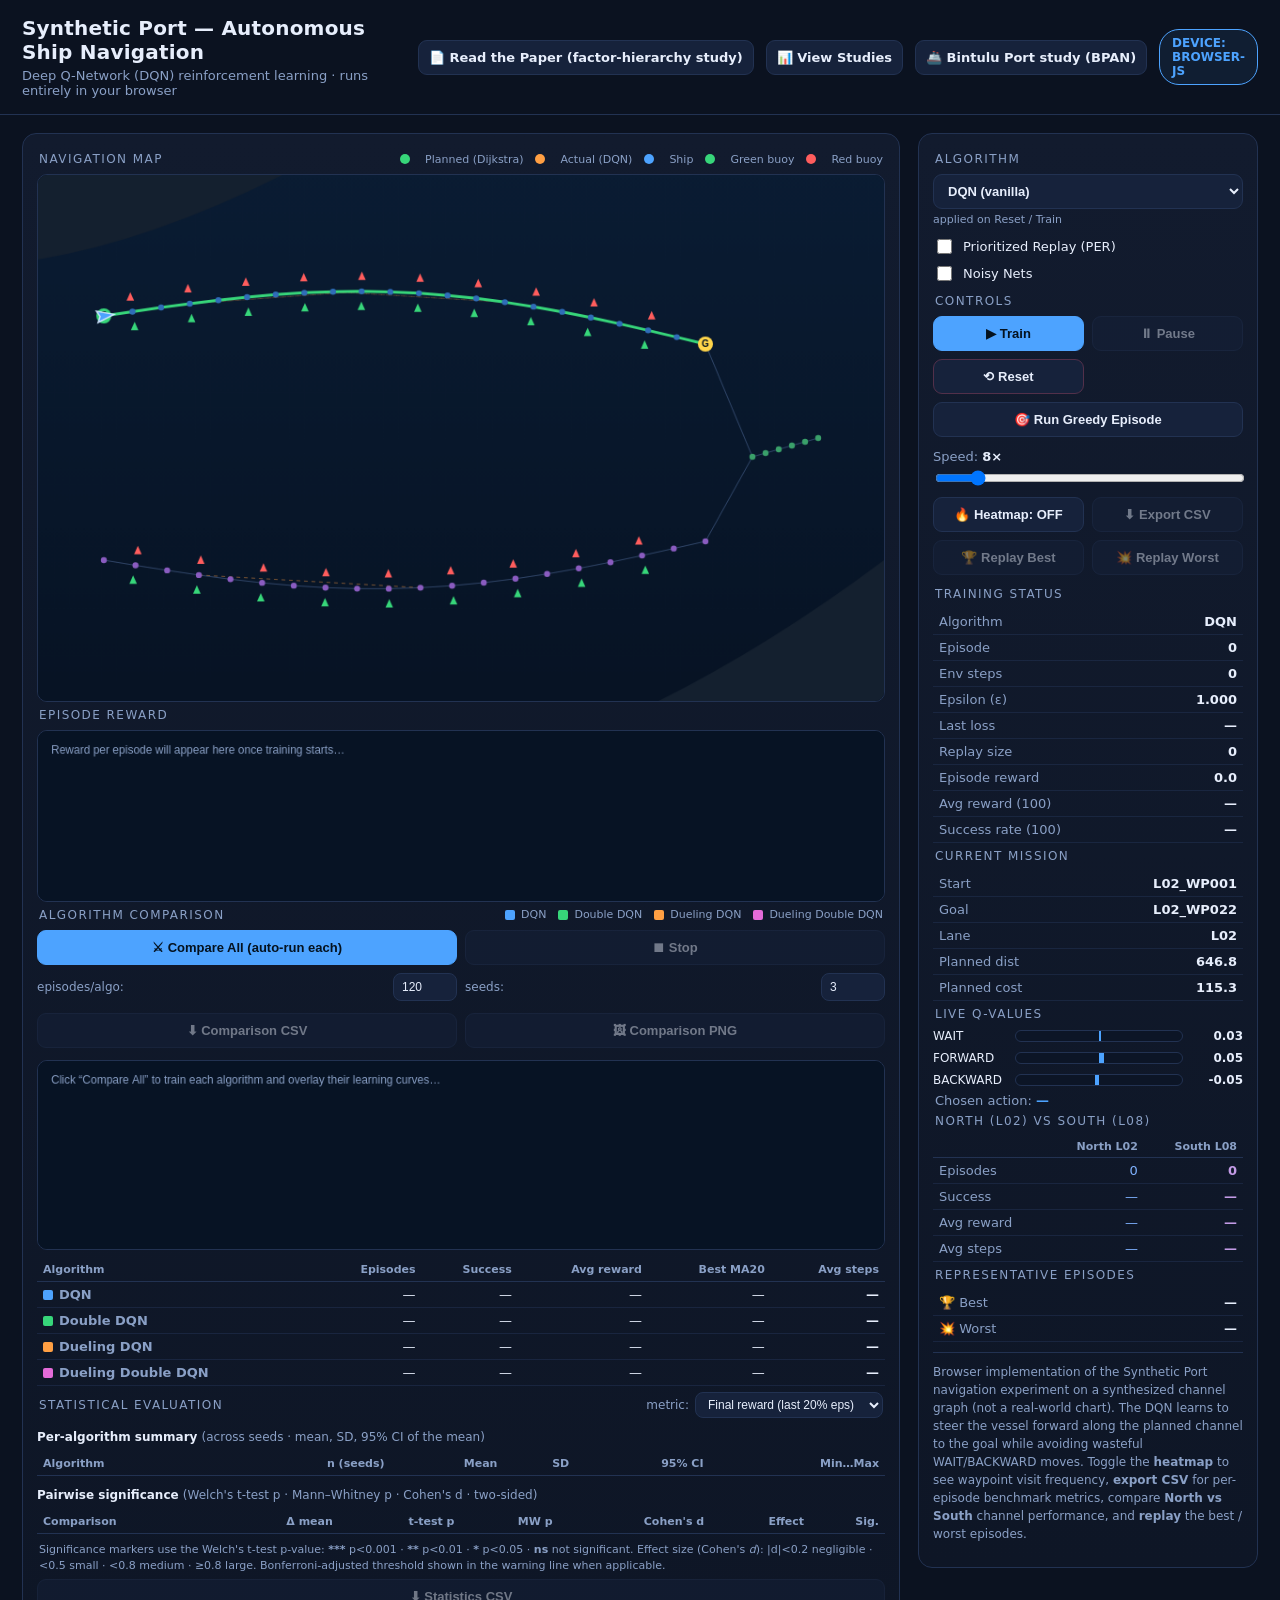
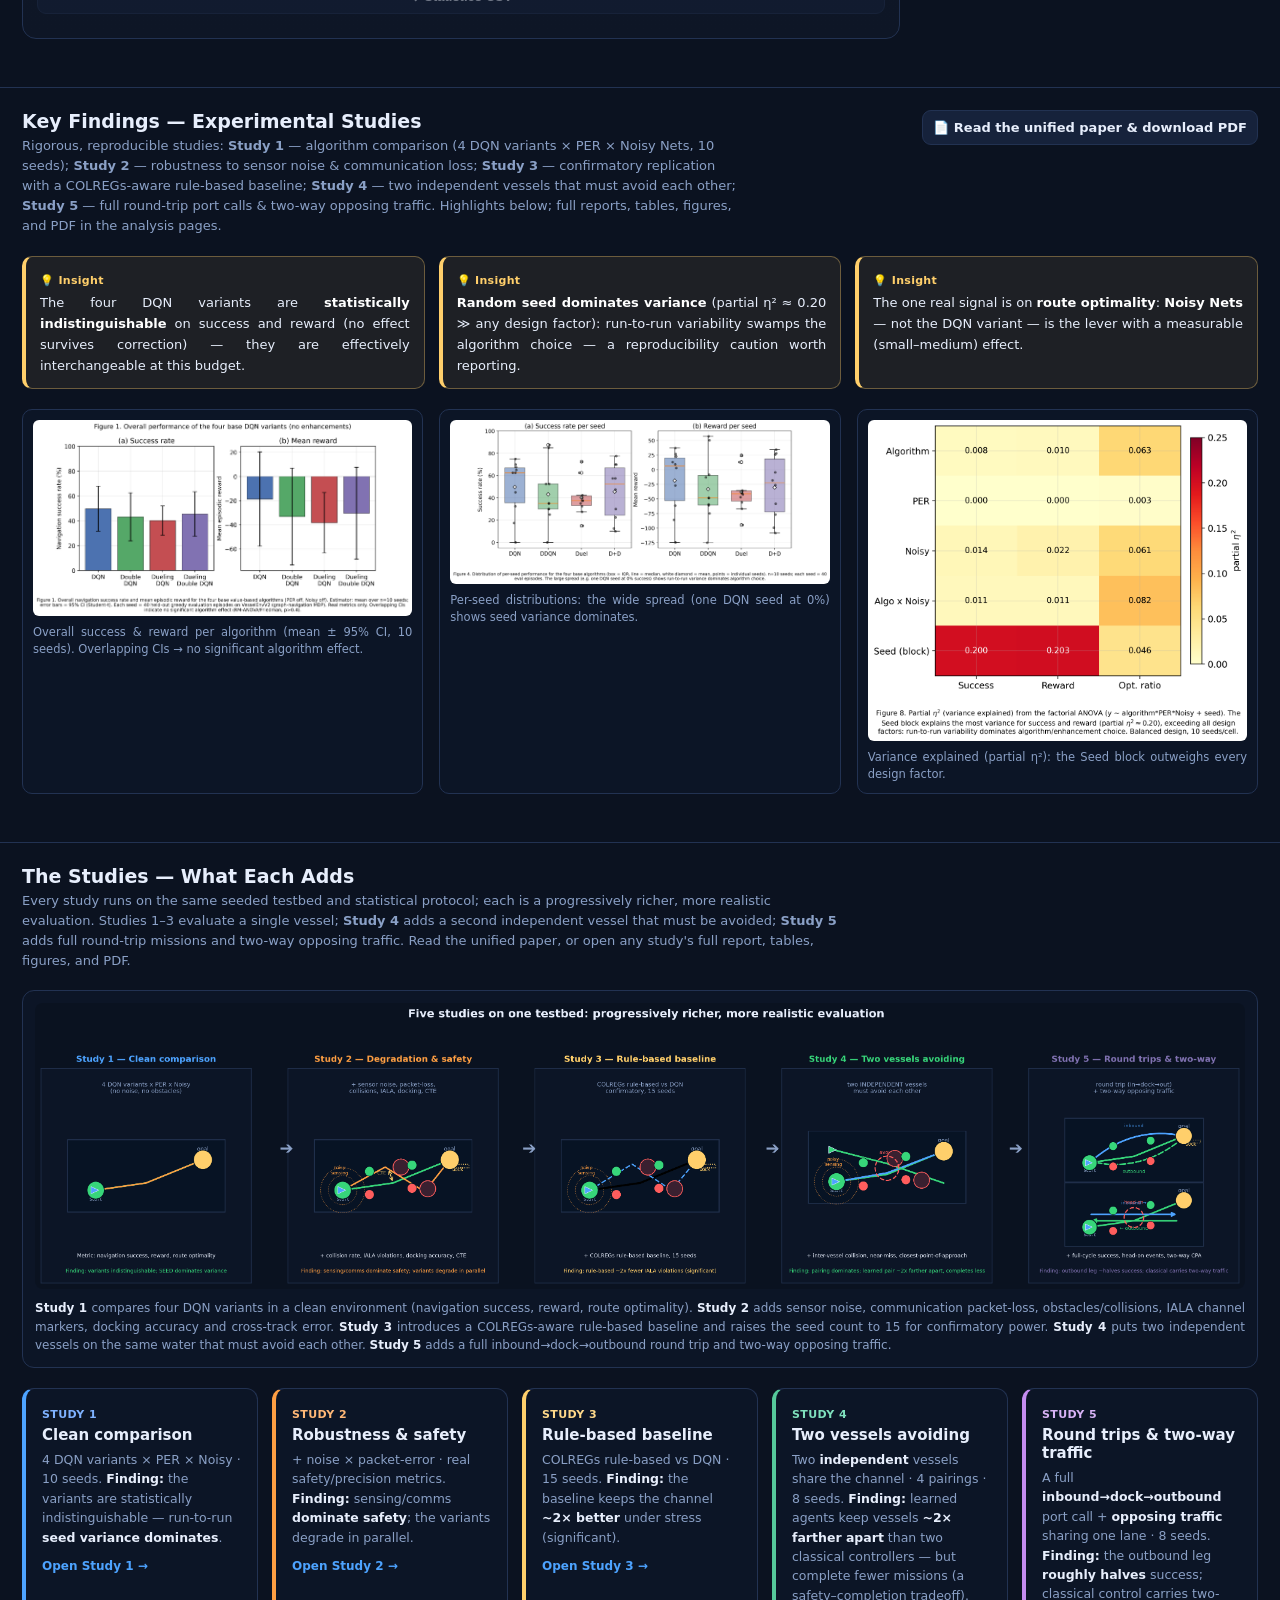
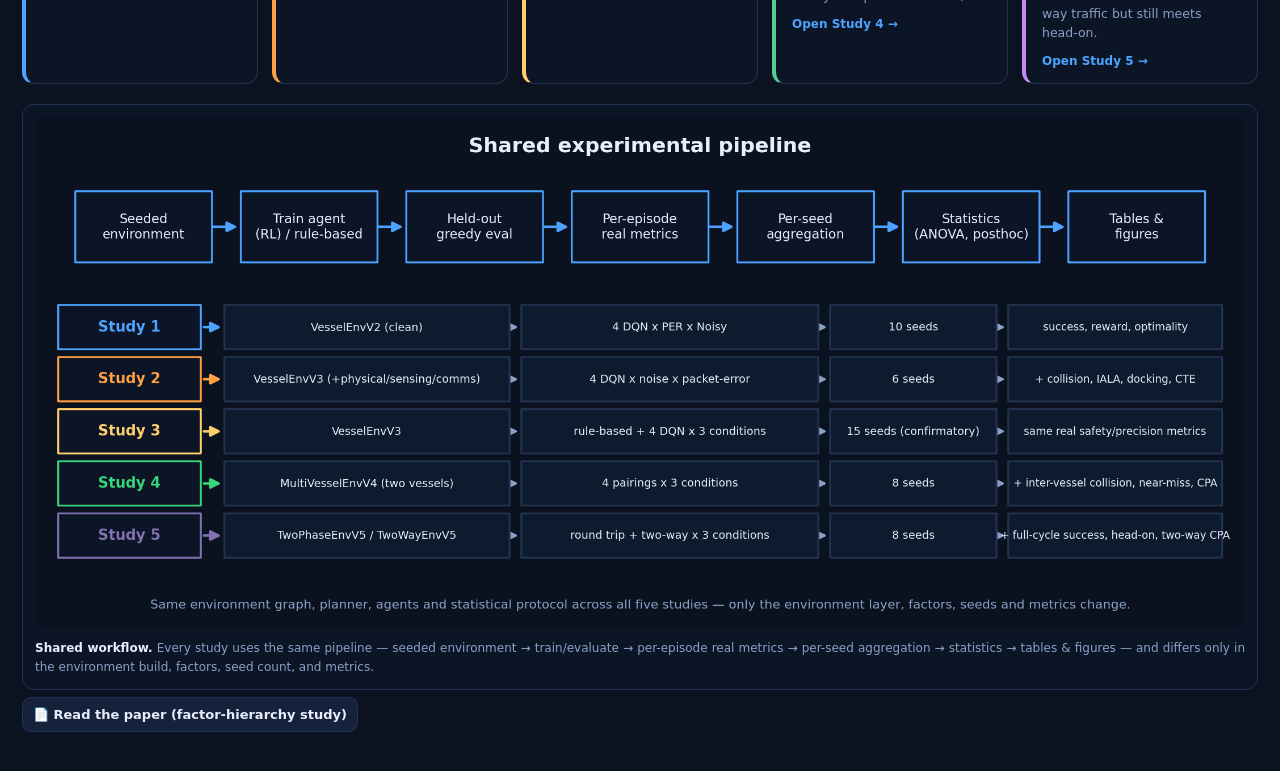
<file: index.html>
<!DOCTYPE html>
<html lang="en">
<head>
<meta charset="UTF-8" />
<meta name="viewport" content="width=device-width, initial-scale=1.0" />
<title>Synthetic Port — DQN Autonomous Ship Navigation (Web Simulation)</title>
<link rel="stylesheet" href="styles.css" />
</head>
<body>
  <header class="topbar">
    <div class="title">
      <h1>Synthetic Port — Autonomous Ship Navigation</h1>
      <p class="subtitle">Deep Q-Network (DQN) reinforcement learning · runs entirely in your browser</p>
    </div>
    <div class="header-actions">
      <a class="btn report-btn" href="manuscript.html">📄 Read the Paper (factor-hierarchy study)</a>
      <a class="btn report-btn" href="results.html">📊 View Studies</a>
      <a class="btn report-btn" href="bintulu.html">🚢 Bintulu Port study (BPAN)</a>
      <div class="badge" id="deviceBadge">DEVICE: BROWSER-JS</div>
    </div>
  </header>

  <main class="layout">
    <!-- LEFT: map + chart -->
    <section class="panel map-panel">
      <div class="panel-head">
        <span>Navigation Map</span>
        <span class="legend">
          <i class="dot planned"></i> Planned (Dijkstra)
          <i class="dot actual"></i> Actual (DQN)
          <i class="dot ship"></i> Ship
          <i class="dot green"></i> Green buoy
          <i class="dot red"></i> Red buoy
        </span>
      </div>
      <canvas id="mapCanvas" width="900" height="560"></canvas>

      <div class="panel-head"><span>Episode Reward</span><span id="chartLabel" class="muted"></span></div>
      <canvas id="chartCanvas" width="900" height="180"></canvas>

      <div class="panel-head">
        <span>Algorithm Comparison</span>
        <span class="legend" id="cmpLegend"></span>
      </div>
      <div class="controls cmp-controls">
        <button id="btnCompareAll" class="btn primary">⚔ Compare All (auto-run each)</button>
        <button id="btnCompareStop" class="btn" disabled>⏹ Stop</button>
        <label class="cmp-eps">episodes/algo:
          <input type="number" id="cmpEpisodes" min="20" max="600" step="20" value="120" />
        </label>
        <label class="cmp-eps">seeds:
          <input type="number" id="cmpSeeds" min="1" max="10" step="1" value="3" />
        </label>
      </div>
      <div class="controls cmp-export">
        <button id="btnExportCmpCsv" class="btn" disabled>⬇ Comparison CSV</button>
        <button id="btnExportCmpPng" class="btn" disabled>🖼 Comparison PNG</button>
      </div>
      <canvas id="compareCanvas" width="900" height="200"></canvas>
      <table class="metrics cmp-table" id="cmpTable">
        <tr>
          <th>Algorithm</th><th>Episodes</th><th>Success</th>
          <th>Avg reward</th><th>Best MA20</th><th>Avg steps</th>
        </tr>
      </table>

      <!-- ===== STATISTICAL EVALUATION ===== -->
      <div class="panel-head">
        <span>Statistical Evaluation</span>
        <span class="legend">
          <label class="stat-metric-row">metric:
            <select id="statMetricSelect">
              <option value="reward">Final reward (last 20% eps)</option>
              <option value="success">Success rate (last 20% eps)</option>
              <option value="avgReward">Avg reward (all eps)</option>
              <option value="bestMA">Best MA20 reward</option>
            </select>
          </label>
        </span>
      </div>
      <p id="statWarning" class="stat-warning" hidden></p>

      <div class="stat-sub">Per-algorithm summary <span class="muted">(across seeds · mean, SD, 95% CI of the mean)</span></div>
      <table class="metrics cmp-table stat-summary" id="statSummaryTable">
        <tr>
          <th>Algorithm</th><th>n (seeds)</th><th>Mean</th>
          <th>SD</th><th>95% CI</th><th>Min…Max</th>
        </tr>
      </table>

      <div class="stat-sub">Pairwise significance <span class="muted">(Welch's t-test p · Mann–Whitney p · Cohen's d · two-sided)</span></div>
      <table class="metrics cmp-table stat-pairwise" id="statPairwiseTable">
        <tr>
          <th>Comparison</th><th>Δ mean</th><th>t-test p</th>
          <th>MW p</th><th>Cohen's d</th><th>Effect</th><th>Sig.</th>
        </tr>
      </table>
      <p class="stat-note muted">
        Significance markers use the Welch's t-test p-value:
        <b>***</b> p&lt;0.001 · <b>**</b> p&lt;0.01 · <b>*</b> p&lt;0.05 · <b>ns</b> not significant.
        Effect size (Cohen's <i>d</i>): |d|&lt;0.2 negligible · &lt;0.5 small · &lt;0.8 medium · ≥0.8 large.
        Bonferroni-adjusted threshold shown in the warning line when applicable.
      </p>
      <div class="controls stat-export">
        <button id="btnExportStatsCsv" class="btn" disabled>⬇ Statistics CSV</button>
      </div>
    </section>

    <!-- RIGHT: controls + metrics -->
    <aside class="panel side-panel">
      <div class="panel-head"><span>Algorithm</span></div>
      <label class="select-row">
        <select id="algoSelect">
          <option value="DQN">DQN (vanilla)</option>
          <option value="DoubleDQN">Double DQN</option>
          <option value="DuelingDQN">Dueling DQN</option>
          <option value="DuelingDoubleDQN">Dueling Double DQN</option>
        </select>
        <span class="select-hint">applied on Reset / Train</span>
      </label>
      <div class="toggles">
        <label class="toggle"><input type="checkbox" id="perToggle" /> <span>Prioritized Replay (PER)</span></label>
        <label class="toggle"><input type="checkbox" id="noisyToggle" /> <span>Noisy Nets</span></label>
      </div>

      <div class="panel-head"><span>Controls</span></div>
      <div class="controls">
        <button id="btnTrain" class="btn primary">▶ Train</button>
        <button id="btnPause" class="btn" disabled>⏸ Pause</button>
        <button id="btnReset" class="btn danger">⟲ Reset</button>
        <button id="btnGreedy" class="btn">🎯 Run Greedy Episode</button>
      </div>

      <label class="slider-row">
        <span>Speed: <b id="speedLabel">8×</b></span>
        <input type="range" id="speedSlider" min="1" max="60" value="8" />
      </label>

      <div class="controls">
        <button id="btnHeatmap" class="btn">🔥 Heatmap: OFF</button>
        <button id="btnExport" class="btn" disabled>⬇ Export CSV</button>
        <button id="btnReplayBest" class="btn" disabled>🏆 Replay Best</button>
        <button id="btnReplayWorst" class="btn" disabled>💥 Replay Worst</button>
      </div>

      <div class="panel-head"><span>Training Status</span></div>
      <table class="metrics">
        <tr><td>Algorithm</td><td id="mAlgo">DQN</td></tr>
        <tr><td>Episode</td><td id="mEpisode">0</td></tr>
        <tr><td>Env steps</td><td id="mSteps">0</td></tr>
        <tr><td>Epsilon (ε)</td><td id="mEps">1.000</td></tr>
        <tr><td>Last loss</td><td id="mLoss">—</td></tr>
        <tr><td>Replay size</td><td id="mBuffer">0</td></tr>
        <tr><td>Episode reward</td><td id="mReward">0.0</td></tr>
        <tr><td>Avg reward (100)</td><td id="mAvg">—</td></tr>
        <tr><td>Success rate (100)</td><td id="mSucc">—</td></tr>
      </table>

      <div class="panel-head"><span>Current Mission</span></div>
      <table class="metrics">
        <tr><td>Start</td><td id="mStart">—</td></tr>
        <tr><td>Goal</td><td id="mGoal">—</td></tr>
        <tr><td>Lane</td><td id="mLane">—</td></tr>
        <tr><td>Planned dist</td><td id="mPlanDist">—</td></tr>
        <tr><td>Planned cost</td><td id="mPlanCost">—</td></tr>
      </table>

      <div class="panel-head"><span>Live Q-values</span></div>
      <div class="qbars" id="qbars">
        <div class="qbar-row"><span>WAIT</span><div class="qbar"><i id="q0"></i></div><b id="q0v">0.0</b></div>
        <div class="qbar-row"><span>FORWARD</span><div class="qbar"><i id="q1"></i></div><b id="q1v">0.0</b></div>
        <div class="qbar-row"><span>BACKWARD</span><div class="qbar"><i id="q2"></i></div><b id="q2v">0.0</b></div>
      </div>
      <p class="chosen">Chosen action: <b id="chosenAction">—</b></p>

      <div class="panel-head"><span>North (L02) vs South (L08)</span></div>
      <table class="metrics cmp">
        <tr><th></th><th>North L02</th><th>South L08</th></tr>
        <tr><td>Episodes</td><td id="cmpNorthN">0</td><td id="cmpSouthN">0</td></tr>
        <tr><td>Success</td><td id="cmpNorthSucc">—</td><td id="cmpSouthSucc">—</td></tr>
        <tr><td>Avg reward</td><td id="cmpNorthReward">—</td><td id="cmpSouthReward">—</td></tr>
        <tr><td>Avg steps</td><td id="cmpNorthSteps">—</td><td id="cmpSouthSteps">—</td></tr>
      </table>

      <div class="panel-head"><span>Representative Episodes</span></div>
      <table class="metrics">
        <tr><td>🏆 Best</td><td id="bestLabel">—</td></tr>
        <tr><td>💥 Worst</td><td id="worstLabel">—</td></tr>
      </table>

      <p class="note">
        Browser implementation of the Synthetic Port navigation experiment on a
        synthesized channel graph (not a real-world chart).
        The DQN learns to steer the vessel forward along the planned channel
        to the goal while avoiding wasteful WAIT/BACKWARD moves. Toggle the
        <b>heatmap</b> to see waypoint visit frequency, <b>export CSV</b> for
        per-episode benchmark metrics, compare <b>North vs South</b> channel
        performance, and <b>replay</b> the best / worst episodes.
      </p>
    </aside>
  </main>

  <!-- ============ KEY FINDINGS (Q1 experimental analysis) ============ -->
  <section class="findings" id="findings">
    <div class="findings-head">
      <div>
        <h2>Key Findings — Experimental Studies</h2>
        <p class="findings-sub">
          Rigorous, reproducible studies: <b>Study 1</b> — algorithm comparison
          (4 DQN variants × PER × Noisy Nets, 10 seeds); <b>Study 2</b> — robustness to sensor
          noise &amp; communication loss; <b>Study 3</b> — confirmatory replication with a
          COLREGs-aware rule-based baseline; <b>Study 4</b> — two independent vessels that must
          avoid each other; <b>Study 5</b> — full round-trip port calls &amp; two-way opposing traffic.
          Highlights below; full reports, tables, figures,
          and PDF in the analysis pages.
        </p>
      </div>
      <a class="btn report-btn" href="manuscript.html">📄 Read the unified paper &amp; download PDF</a>
    </div>

    <div class="findings-insights">
      <div class="insight-card">
        <span class="insight-tag">💡 Insight</span>
        <p>The four DQN variants are <b>statistically indistinguishable</b> on success and reward
        (no effect survives correction) — they are effectively interchangeable at this budget.</p>
      </div>
      <div class="insight-card">
        <span class="insight-tag">💡 Insight</span>
        <p><b>Random seed dominates variance</b> (partial η² ≈ 0.20 ≫ any design factor): run-to-run
        variability swamps the algorithm choice — a reproducibility caution worth reporting.</p>
      </div>
      <div class="insight-card">
        <span class="insight-tag">💡 Insight</span>
        <p>The one real signal is on <b>route optimality</b>: <b>Noisy Nets</b> — not the DQN variant —
        is the lever with a measurable (small–medium) effect.</p>
      </div>
    </div>

    <div class="findings-figs">
      <figure>
        <a href="results/figures/fig1_overall_performance.png" target="_blank" rel="noopener">
          <img loading="lazy" src="results/figures/fig1_overall_performance.png" alt="Overall performance of the four DQN variants with 95% CIs" />
        </a>
        <figcaption>Overall success &amp; reward per algorithm (mean ± 95% CI, 10 seeds). Overlapping CIs &rarr; no significant algorithm effect.</figcaption>
      </figure>
      <figure>
        <a href="results/figures/fig4_per_seed_distributions.png" target="_blank" rel="noopener">
          <img loading="lazy" src="results/figures/fig4_per_seed_distributions.png" alt="Per-seed performance distributions" />
        </a>
        <figcaption>Per-seed distributions: the wide spread (one DQN seed at 0%) shows seed variance dominates.</figcaption>
      </figure>
      <figure>
        <a href="results/figures/fig8_variance_dominance.png" target="_blank" rel="noopener">
          <img loading="lazy" src="results/figures/fig8_variance_dominance.png" alt="Variance-component heatmap (partial eta squared)" />
        </a>
        <figcaption>Variance explained (partial η²): the Seed block outweighs every design factor.</figcaption>
      </figure>
    </div>
  </section>

  <!-- ============ THREE STUDIES (conceptual overview + workflow) ============ -->
  <section class="studies" id="studies">
    <div class="studies-head">
      <h2>The Studies — What Each Adds</h2>
      <p class="studies-sub">
        Every study runs on the same seeded testbed and statistical protocol;
        each is a progressively richer, more realistic evaluation. Studies 1–3
        evaluate a single vessel; <b>Study 4</b> adds a second independent vessel that
        must be avoided; <b>Study 5</b> adds full round-trip missions and two-way opposing traffic.
        Read the unified paper, or open any study's full report,
        tables, figures, and PDF.
      </p>
    </div>

    <figure class="studies-fig">
      <img loading="lazy" src="assets/schematics/study_comparison.png"
           alt="Conceptual comparison of the five studies: Study 1 (clean), Study 2 (noise, packet-loss, collisions, IALA, docking, CTE), Study 3 (rule-based COLREGs baseline vs DQN), Study 4 (two independent vessels avoiding), Study 5 (round trips & two-way traffic)" />
      <figcaption>
        <b>Study&nbsp;1</b> compares four DQN variants in a clean environment (navigation success, reward, route optimality).
        <b>Study&nbsp;2</b> adds sensor noise, communication packet-loss, obstacles/collisions, IALA channel markers,
        docking accuracy and cross-track error. <b>Study&nbsp;3</b> introduces a COLREGs-aware rule-based baseline and
        raises the seed count to 15 for confirmatory power. <b>Study&nbsp;4</b> puts two independent vessels on the same
        water that must avoid each other. <b>Study&nbsp;5</b> adds a full inbound&rarr;dock&rarr;outbound round trip and
        two-way opposing traffic.
      </figcaption>
    </figure>

    <div class="studies-cards">
      <a class="study-card s1" href="results.html">
        <span class="study-tag">Study 1</span>
        <h3>Clean comparison</h3>
        <p>4 DQN variants × PER × Noisy · 10 seeds. <b>Finding:</b> the variants are statistically indistinguishable — run-to-run <b>seed variance dominates</b>.</p>
        <span class="study-link">Open Study 1 →</span>
      </a>
      <a class="study-card s2" href="results_v3.html">
        <span class="study-tag">Study 2</span>
        <h3>Robustness &amp; safety</h3>
        <p>+ noise × packet-error · real safety/precision metrics. <b>Finding:</b> sensing/comms <b>dominate safety</b>; the variants degrade in parallel.</p>
        <span class="study-link">Open Study 2 →</span>
      </a>
      <a class="study-card s3" href="results_study3.html">
        <span class="study-tag">Study 3</span>
        <h3>Rule-based baseline</h3>
        <p>COLREGs rule-based vs DQN · 15 seeds. <b>Finding:</b> the baseline keeps the channel <b>~2× better</b> under stress (significant).</p>
        <span class="study-link">Open Study 3 →</span>
      </a>
      <a class="study-card s4" href="results_study4.html">
        <span class="study-tag">Study 4</span>
        <h3>Two vessels avoiding</h3>
        <p>Two <b>independent</b> vessels share the channel · 4 pairings · 8 seeds. <b>Finding:</b> learned agents keep vessels <b>~2× farther apart</b> than two classical controllers — but complete fewer missions (a safety–completion tradeoff).</p>
        <span class="study-link">Open Study 4 →</span>
      </a>
      <a class="study-card s5" href="results_study5.html">
        <span class="study-tag">Study 5</span>
        <h3>Round trips &amp; two-way traffic</h3>
        <p>A full <b>inbound→dock→outbound</b> port call + <b>opposing traffic</b> sharing one lane · 8 seeds. <b>Finding:</b> the outbound leg <b>roughly halves</b> success; classical control carries two-way traffic but still meets head-on.</p>
        <span class="study-link">Open Study 5 →</span>
      </a>
    </div>

    <figure class="studies-fig">
      <img loading="lazy" src="assets/schematics/workflow.png"
           alt="Shared experimental pipeline and how each study specializes the environment, factors, seeds and metrics" />
      <figcaption>
        <b>Shared workflow.</b> Every study uses the same pipeline — seeded environment → train/evaluate →
        per-episode real metrics → per-seed aggregation → statistics → tables &amp; figures — and differs only in
        the environment build, factors, seed count, and metrics.
      </figcaption>
    </figure>

    <div class="studies-cta">
      <a class="btn report-btn" href="manuscript.html">📄 Read the paper (factor-hierarchy study)</a>
    </div>
  </section>

  <script src="js/environment.js"></script>
  <script src="js/dqn.js"></script>
  <script src="js/stats.js"></script>
  <script src="js/main.js"></script>
</body>
</html>
</file>
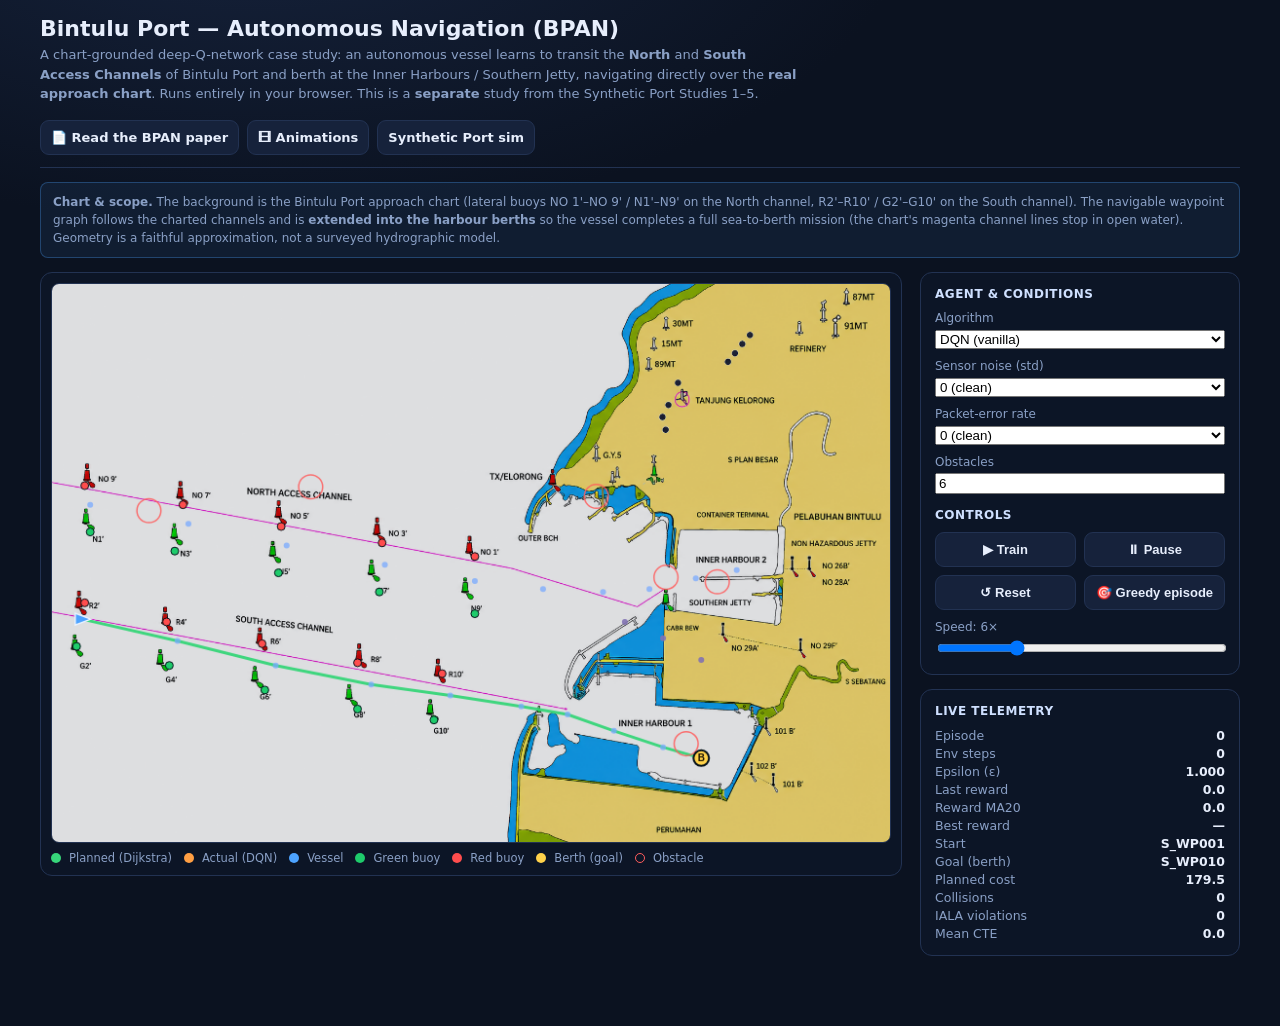
<file: bintulu.html>
<!DOCTYPE html>
<html lang="en">
<head>
<meta charset="UTF-8" />
<meta name="viewport" content="width=device-width, initial-scale=1.0" />
<title>Bintulu Port — Autonomous Navigation (BPAN) · DRL on the real approach chart</title>
<link rel="stylesheet" href="styles.css" />
<style>
  .bpan-wrap { max-width: 1240px; margin: 0 auto; padding: 16px 20px 70px; }
  .bpan-hero { border-bottom: 1px solid var(--line); padding-bottom: 12px; margin-bottom: 14px;
    display:flex; justify-content:space-between; align-items:flex-start; gap:16px; flex-wrap:wrap; }
  .bpan-hero h1 { font-size: 22px; margin: 0 0 4px; }
  .bpan-hero p { margin: 0; color: var(--muted); font-size: 13px; max-width: 760px; line-height:1.5; }
  .bpan-note { font-size:12px; color:var(--muted); background:rgba(77,163,255,.08);
    border:1px solid rgba(77,163,255,.3); border-radius:8px; padding:10px 12px; margin:0 0 14px; line-height:1.5; }
  .bpan-grid { display:grid; grid-template-columns: 1fr 320px; gap: 18px; align-items:start; }
  @media (max-width: 920px){ .bpan-grid { grid-template-columns: 1fr; } }
  .bpan-canvas-card { border:1px solid var(--line); border-radius:12px; padding:10px; background:#0c1526; }
  #bintuluCanvas { width:100%; height:auto; border-radius:8px; display:block; background:#0a1220; }
  .bpan-legend { display:flex; flex-wrap:wrap; gap:12px; font-size:11.5px; color:var(--muted); margin-top:8px; }
  .bpan-legend span { display:inline-flex; align-items:center; gap:5px; }
  .dot { width:10px; height:10px; border-radius:50%; display:inline-block; }
  .bpan-panel { border:1px solid var(--line); border-radius:12px; padding:14px; background:#0c1526; }
  .bpan-panel h3 { font-size:12px; text-transform:uppercase; letter-spacing:.5px; color:#cfe0ff; margin:0 0 10px; }
  .bpan-row { display:flex; gap:8px; margin-bottom:8px; flex-wrap:wrap; }
  .bpan-row .btn { flex:1; }
  label.ctl { display:block; font-size:12px; color:var(--muted); margin:10px 0 4px; }
  select, input[type=range], input[type=number] { width:100%; }
  .statgrid { display:grid; grid-template-columns:1fr auto; gap:3px 10px; font-size:12.5px; margin-top:6px; }
  .statgrid .k { color:var(--muted); } .statgrid .v { color:var(--ink); font-weight:600; text-align:right; }
  .bpan-links { font-size:12px; margin-top:4px; display:flex; gap:10px; flex-wrap:wrap; }
</style>
</head>
<body>
  <div class="bpan-wrap">
    <div class="bpan-hero">
      <div>
        <h1>Bintulu Port — Autonomous Navigation (BPAN)</h1>
        <p>A chart-grounded deep-Q-network case study: an autonomous vessel learns to transit the
          <b>North</b> and <b>South Access Channels</b> of Bintulu Port and berth at the Inner Harbours /
          Southern Jetty, navigating directly over the <b>real approach chart</b>. Runs entirely in your browser.
          This is a <b>separate</b> study from the Synthetic Port Studies 1–5.</p>
      </div>
      <div style="display:flex; gap:8px; flex-wrap:wrap;">
        <a class="btn report-btn" href="bintulu_paper.html">📄 Read the BPAN paper</a>
        <a class="btn report-btn" href="bintulu_paper.html#panel-gifs">🎞 Animations</a>
        <a class="btn report-btn" href="index.html">Synthetic Port sim</a>
      </div>
    </div>

    <div class="bpan-note">
      <b>Chart & scope.</b> The background is the Bintulu Port approach chart (lateral buoys
      NO 1'–NO 9' / N1'–N9' on the North channel, R2'–R10' / G2'–G10' on the South channel). The navigable
      waypoint graph follows the charted channels and is <b>extended into the harbour berths</b> so the vessel
      completes a full sea-to-berth mission (the chart's magenta channel lines stop in open water). Geometry is
      a faithful approximation, not a surveyed hydrographic model.
    </div>

    <div class="bpan-grid">
      <div class="bpan-canvas-card">
        <canvas id="bintuluCanvas" width="1024" height="683"></canvas>
        <div class="bpan-legend">
          <span><span class="dot" style="background:#37d67a"></span>Planned (Dijkstra)</span>
          <span><span class="dot" style="background:#ff9f43"></span>Actual (DQN)</span>
          <span><span class="dot" style="background:#4da3ff"></span>Vessel</span>
          <span><span class="dot" style="background:#1ecb6b"></span>Green buoy</span>
          <span><span class="dot" style="background:#ff4d4d"></span>Red buoy</span>
          <span><span class="dot" style="background:#ffd24a"></span>Berth (goal)</span>
          <span><span class="dot" style="border:1.5px solid #ff5d5d;background:transparent"></span>Obstacle</span>
        </div>
      </div>

      <div>
        <div class="bpan-panel">
          <h3>Agent & Conditions</h3>
          <label class="ctl" for="algoSel">Algorithm</label>
          <select id="algoSel">
            <option value="DQN">DQN (vanilla)</option>
            <option value="DoubleDQN">Double DQN</option>
            <option value="DuelingDQN">Dueling DQN</option>
            <option value="DuelingDoubleDQN">Dueling Double DQN</option>
          </select>
          <label class="ctl" for="noiseStd">Sensor noise (std)</label>
          <select id="noiseStd"><option value="0">0 (clean)</option><option value="0.1">0.1 (mid)</option><option value="0.25">0.25 (harsh)</option></select>
          <label class="ctl" for="packetErr">Packet-error rate</label>
          <select id="packetErr"><option value="0">0 (clean)</option><option value="0.2">0.2 (mid)</option><option value="0.4">0.4 (harsh)</option></select>
          <label class="ctl" for="obstacleCount">Obstacles</label>
          <input id="obstacleCount" type="number" min="0" max="14" value="6" />

          <h3 style="margin-top:14px">Controls</h3>
          <div class="bpan-row">
            <button class="btn" id="btnTrain">▶ Train</button>
            <button class="btn" id="btnPause">⏸ Pause</button>
          </div>
          <div class="bpan-row">
            <button class="btn" id="btnReset">↺ Reset</button>
            <button class="btn" id="btnGreedy">🎯 Greedy episode</button>
          </div>
          <label class="ctl" for="speed">Speed: <span id="speedVal">6×</span></label>
          <input id="speed" type="range" min="1" max="20" value="6" />
        </div>

        <div class="bpan-panel" style="margin-top:14px">
          <h3>Live telemetry</h3>
          <div class="statgrid">
            <div class="k">Episode</div><div class="v" id="statEpisode">0</div>
            <div class="k">Env steps</div><div class="v" id="statSteps">0</div>
            <div class="k">Epsilon (ε)</div><div class="v" id="statEps">—</div>
            <div class="k">Last reward</div><div class="v" id="statReward">—</div>
            <div class="k">Reward MA20</div><div class="v" id="statMA">—</div>
            <div class="k">Best reward</div><div class="v" id="statBest">—</div>
            <div class="k">Start</div><div class="v" id="statStart">—</div>
            <div class="k">Goal (berth)</div><div class="v" id="statGoal">—</div>
            <div class="k">Planned cost</div><div class="v" id="statPlanCost">—</div>
            <div class="k">Collisions</div><div class="v" id="statColl">0</div>
            <div class="k">IALA violations</div><div class="v" id="statIala">0</div>
            <div class="k">Mean CTE</div><div class="v" id="statCte">0</div>
          </div>
        </div>
      </div>
    </div>
  </div>

  <script src="js/dqn.js"></script>
  <script src="js/environmentBintulu.js"></script>
  <script src="js/bintulu_main.js"></script>
</body>
</html>
</file>
<file: styles.css>
:root {
  --bg: #0b1220;
  --panel: #121b2e;
  --panel-2: #0e1626;
  --ink: #e7eefc;
  --muted: #8aa0c6;
  --line: #223252;
  --accent: #4da3ff;
  --green: #37d67a;
  --red: #ff5d5d;
  --planned: #37d67a;
  --actual: #ff9f43;
  --ship: #4da3ff;
}

* { box-sizing: border-box; }

body {
  margin: 0;
  font-family: "Segoe UI", system-ui, -apple-system, sans-serif;
  background: radial-gradient(1200px 600px at 20% -10%, #16233d 0%, var(--bg) 55%);
  color: var(--ink);
}

.topbar {
  display: flex;
  align-items: center;
  justify-content: space-between;
  padding: 16px 22px;
  border-bottom: 1px solid var(--line);
}

.title h1 { margin: 0; font-size: 20px; letter-spacing: .2px; }
.subtitle { margin: 4px 0 0; color: var(--muted); font-size: 13px; }

.header-actions { display: flex; align-items: center; gap: 12px; }
.report-btn {
  text-decoration: none; font-weight: 700; font-size: 13px;
  background: var(--accent); color: #04121f; border-color: var(--accent);
  white-space: nowrap;
}
.report-btn:hover { filter: brightness(1.08); border-color: var(--accent); }
@media (max-width: 720px) {
  .header-actions { flex-direction: column-reverse; align-items: flex-end; gap: 8px; }
}

.badge {
  font-size: 12px;
  font-weight: 700;
  color: var(--accent);
  border: 1px solid var(--accent);
  border-radius: 20px;
  padding: 6px 12px;
  background: rgba(77,163,255,.08);
}

.layout {
  display: grid;
  grid-template-columns: minmax(0, 1fr) 340px;
  gap: 18px;
  padding: 18px 22px 40px;
  align-items: start;
}

.panel {
  background: linear-gradient(180deg, var(--panel), var(--panel-2));
  border: 1px solid var(--line);
  border-radius: 14px;
  padding: 12px 14px;
}

.panel-head {
  display: flex;
  justify-content: space-between;
  align-items: center;
  font-size: 12px;
  text-transform: uppercase;
  letter-spacing: .12em;
  color: var(--muted);
  margin: 6px 2px 8px;
}

canvas {
  width: 100%;
  height: auto;
  display: block;
  background: #071324;
  border: 1px solid var(--line);
  border-radius: 10px;
}

#chartCanvas { margin-top: 4px; }

.legend { display: flex; gap: 12px; align-items: center; font-size: 11px; color: var(--muted); text-transform: none; letter-spacing: 0; }
.dot { display: inline-block; width: 10px; height: 10px; border-radius: 50%; margin-right: 3px; vertical-align: middle; }
.dot.planned { background: var(--planned); }
.dot.actual { background: var(--actual); }
.dot.ship { background: var(--ship); }
.dot.green { background: var(--green); }
.dot.red { background: var(--red); }

.controls { display: grid; grid-template-columns: 1fr 1fr; gap: 8px; margin-bottom: 12px; }
.btn {
  cursor: pointer;
  border: 1px solid var(--line);
  background: #16223b;
  color: var(--ink);
  padding: 9px 10px;
  border-radius: 9px;
  font-size: 13px;
  font-weight: 600;
  transition: .15s;
}
.btn:hover:not(:disabled) { border-color: var(--accent); }
.btn:disabled { opacity: .45; cursor: not-allowed; }
.btn.primary { background: var(--accent); border-color: var(--accent); color: #04121f; }
.btn.danger { border-color: #52304a; }
.btn.danger:hover { border-color: var(--red); }
.btn.active { background: rgba(255,159,67,.18); border-color: var(--actual); color: var(--actual); }
#btnGreedy { grid-column: span 2; }

.slider-row { display: block; font-size: 13px; color: var(--muted); margin-bottom: 8px; }
.slider-row input { width: 100%; margin-top: 6px; }
.slider-row b { color: var(--ink); }

.select-row { display: block; margin-bottom: 10px; }
.select-row select {
  width: 100%; padding: 8px 10px; border-radius: 9px;
  background: #16223b; color: var(--ink); border: 1px solid var(--line);
  font-size: 13px; font-weight: 600;
}
.select-row select:focus { outline: none; border-color: var(--accent); }
.select-hint { display: block; font-size: 11px; color: var(--muted); margin-top: 4px; }

.toggles { display: flex; flex-direction: column; gap: 6px; margin: 8px 0 10px; }
.toggle { display: flex; align-items: center; gap: 8px; font-size: 13px; color: var(--ink); cursor: pointer; }
.toggle input { accent-color: var(--accent); width: 15px; height: 15px; cursor: pointer; }
.cmp-export { grid-template-columns: 1fr 1fr; margin-top: 8px; }

.cmp-controls { grid-template-columns: 1fr 1fr; align-items: center; margin-top: 8px; }
.cmp-eps { font-size: 12px; color: var(--muted); display: flex; align-items: center; justify-content: space-between; gap: 6px; }
.cmp-eps input {
  width: 64px; padding: 6px 8px; border-radius: 8px;
  background: #16223b; color: var(--ink); border: 1px solid var(--line); font-size: 12px;
}
#btnCompareAll { grid-column: 1; }

.cmp-table { margin-top: 8px; }
.cmp-table th {
  font-size: 11px; color: var(--muted); font-weight: 600; text-align: right;
  padding: 5px 6px; border-bottom: 1px solid var(--line);
}
.cmp-table th:first-child { text-align: left; }
.cmp-table td { text-align: right; font-variant-numeric: tabular-nums; }
.cmp-table td:first-child { text-align: left; font-weight: 600; }
.cmp-swatch { display: inline-block; width: 10px; height: 10px; border-radius: 2px; margin-right: 6px; vertical-align: middle; }
#cmpLegend { display: flex; gap: 12px; flex-wrap: wrap; align-items: center; }

/* ===== Statistical evaluation ===== */
.stat-sub { font-size: 12px; color: var(--ink); font-weight: 600; margin: 12px 0 2px; }
.stat-sub .muted { font-weight: 400; }
.stat-metric-row { font-size: 12px; color: var(--muted); display: inline-flex; align-items: center; gap: 6px; }
.stat-metric-row select {
  padding: 4px 8px; border-radius: 8px; background: #16223b;
  color: var(--ink); border: 1px solid var(--line); font-size: 12px;
}
.stat-warning {
  font-size: 12px; color: #ffcf6b; background: rgba(255,159,67,.10);
  border: 1px solid rgba(255,159,67,.35); border-radius: 8px;
  padding: 7px 10px; margin: 8px 0 2px; line-height: 1.45;
}
.stat-summary td, .stat-pairwise td { font-size: 12px; }
.stat-pairwise td.sig-yes { color: #37d67a; font-weight: 700; }
.stat-pairwise td.sig-no { color: var(--muted); }
.stat-note { font-size: 11px; line-height: 1.5; margin: 8px 2px 4px; }
.stat-export { grid-template-columns: 1fr; margin-top: 4px; }

.metrics { width: 100%; border-collapse: collapse; font-size: 13px; margin-bottom: 6px; }
.metrics td { padding: 5px 6px; border-bottom: 1px solid rgba(34,50,82,.55); }
.metrics td:first-child { color: var(--muted); }
.metrics td:last-child { text-align: right; font-variant-numeric: tabular-nums; font-weight: 600; }

.metrics.cmp th {
  font-size: 11px; color: var(--muted); font-weight: 600;
  text-align: right; padding: 4px 6px; border-bottom: 1px solid var(--line);
}
.metrics.cmp th:first-child { text-align: left; }
.metrics.cmp td { text-align: right; }
.metrics.cmp td:first-child { text-align: left; color: var(--muted); }
.metrics.cmp td:nth-child(2) { color: #7fb2ff; }
.metrics.cmp td:nth-child(3) { color: #c39be6; }

.qbars { display: grid; gap: 8px; margin: 4px 0 6px; }
.qbar-row { display: grid; grid-template-columns: 74px 1fr 52px; align-items: center; gap: 8px; font-size: 12px; }
.qbar { position: relative; height: 12px; background: #0c1526; border: 1px solid var(--line); border-radius: 6px; overflow: hidden; }
.qbar i { position: absolute; left: 50%; top: 0; bottom: 0; background: var(--accent); width: 0; }
.qbar-row b { text-align: right; font-variant-numeric: tabular-nums; }
.chosen { font-size: 13px; color: var(--muted); margin: 6px 2px; }
.chosen b { color: var(--accent); }

.note { font-size: 12px; color: var(--muted); line-height: 1.5; border-top: 1px solid var(--line); padding-top: 10px; margin-top: 10px; }
.muted { color: var(--muted); font-weight: 400; text-transform: none; letter-spacing: 0; }

@media (max-width: 980px) {
  .layout { grid-template-columns: 1fr; }
  .side-panel { order: 2; }
}


/* ============ Key Findings section (landing page) ============ */
.findings { padding: 22px 22px 40px; border-top: 1px solid var(--line); margin-top: 8px; }
.findings-head { display: flex; align-items: flex-start; justify-content: space-between; gap: 16px; flex-wrap: wrap; }
.findings-head h2 { margin: 0 0 4px; font-size: 19px; }
.findings-sub { margin: 0; color: var(--muted); font-size: 13px; max-width: 720px; line-height: 1.55; }
.findings-insights { display: grid; grid-template-columns: repeat(3, 1fr); gap: 14px; margin: 20px 0; }
.insight-card { background: rgba(255,207,107,.08); border: 1px solid rgba(255,207,107,.35);
  border-left: 4px solid #ffcf6b; border-radius: 10px; padding: 12px 14px; }
.insight-card .insight-tag { display: inline-block; font-size: 11px; font-weight: 700; color: #ffcf6b;
  margin-bottom: 6px; letter-spacing: .3px; }
.insight-card p { margin: 0; font-size: 13px; line-height: 1.6; color: var(--ink); text-align: justify; }
.insight-card b { color: #fff; }
.findings-figs { display: grid; grid-template-columns: repeat(3, 1fr); gap: 16px; margin-top: 8px; }
.findings-figs figure { margin: 0; background: #0c1526; border: 1px solid var(--line); border-radius: 10px; padding: 10px; }
.findings-figs img { width: 100%; height: auto; border-radius: 6px; background: #fff; display: block; }
.findings-figs figcaption { font-size: 11.5px; color: var(--muted); line-height: 1.5; margin-top: 8px; text-align: justify; }
@media (max-width: 900px) {
  .findings-insights, .findings-figs { grid-template-columns: 1fr; }
}


/* ============ Three Studies section (live simulation landing) ============ */
.studies { padding: 22px 22px 48px; border-top: 1px solid var(--line); margin-top: 8px; }
.studies-head h2 { margin: 0 0 4px; font-size: 19px; }
.studies-sub { margin: 0 0 18px; color: var(--muted); font-size: 13px; max-width: 820px; line-height: 1.55; }
.studies-fig { margin: 18px 0 8px; background: #0c1526; border: 1px solid var(--line); border-radius: 12px; padding: 12px; }
.studies-fig img { width: 100%; height: auto; border-radius: 8px; display: block; }
.studies-fig figcaption { font-size: 12px; color: var(--muted); line-height: 1.55; margin-top: 10px; text-align: justify; }
.studies-fig figcaption b { color: var(--ink); }
.studies-cards { display: grid; grid-template-columns: repeat(auto-fit, minmax(220px, 1fr)); gap: 14px; margin: 20px 0; }
.study-card { display: block; text-decoration: none; background: #0c1526; border: 1px solid var(--line);
  border-radius: 12px; padding: 14px 16px; transition: border-color .15s, transform .15s; }
.study-card:hover { transform: translateY(-2px); }
.study-card.s1 { border-left: 4px solid #4da3ff; } .study-card.s1:hover { border-color: #4da3ff; }
.study-card.s2 { border-left: 4px solid #ff9f43; } .study-card.s2:hover { border-color: #ff9f43; }
.study-card.s3 { border-left: 4px solid #ffcf6b; } .study-card.s3:hover { border-color: #ffcf6b; }
.study-card.s4 { border-left: 4px solid #55c99a; } .study-card.s4:hover { border-color: #55c99a; }
.study-card.s5 { border-left: 4px solid #c58cf0; } .study-card.s5:hover { border-color: #c58cf0; }
.study-tag { display: inline-block; font-size: 11px; font-weight: 700; letter-spacing: .4px; text-transform: uppercase; color: var(--muted); }
.study-card.s1 .study-tag { color: #7fb2ff; } .study-card.s2 .study-tag { color: #ffb877; } .study-card.s3 .study-tag { color: #ffd98a; }
.study-card.s4 .study-tag { color: #7fe0bd; } .study-card.s5 .study-tag { color: #d8b3f6; }
.study-card h3 { margin: 4px 0 6px; font-size: 15px; color: var(--ink); }
.study-card p { margin: 0 0 8px; font-size: 12.5px; color: var(--muted); line-height: 1.55; }
.study-card p b { color: var(--ink); }
.study-link { font-size: 12px; font-weight: 700; color: var(--accent); }
.studies-cta { margin-top: 14px; }
@media (max-width: 900px) { .studies-cards { grid-template-columns: 1fr; } }


/* ============ Shared study-schematic block (report pages) ============ */
.schematic-block { border: 1px solid var(--line); border-radius: 10px; background: #0c1526; margin: 0 0 16px; overflow: hidden; }
.schematic-block > summary { cursor: pointer; list-style: none; padding: 11px 14px; font-size: 13px;
  font-weight: 700; color: #cfe0ff; display: flex; align-items: center; gap: 8px; }
.schematic-block > summary::-webkit-details-marker { display: none; }
.schematic-block > summary::before { content: "\25B8"; color: var(--accent, #4da3ff); transition: transform .15s; }
.schematic-block[open] > summary::before { transform: rotate(90deg); }
.schematic-block .schematic-body { padding: 4px 14px 14px; }
.schematic-block figure { margin: 8px 0 6px; }
.schematic-block img { width: 100%; height: auto; border-radius: 8px; border: 1px solid var(--line); background: #071324; display: block; }
.schematic-block figcaption { font-size: 11.5px; color: var(--muted); line-height: 1.5; margin: 8px 2px 14px; text-align: justify; }
.schematic-block figcaption b { color: var(--ink); }
.schematic-here { color: var(--gold, #ffcf6b); font-weight: 700; }
.schematic-links { font-size: 12px; margin-top: 6px; }
.schematic-links a { color: var(--accent, #4da3ff); text-decoration: none; margin-right: 12px; }
.schematic-links a:hover { text-decoration: underline; }
</file>
